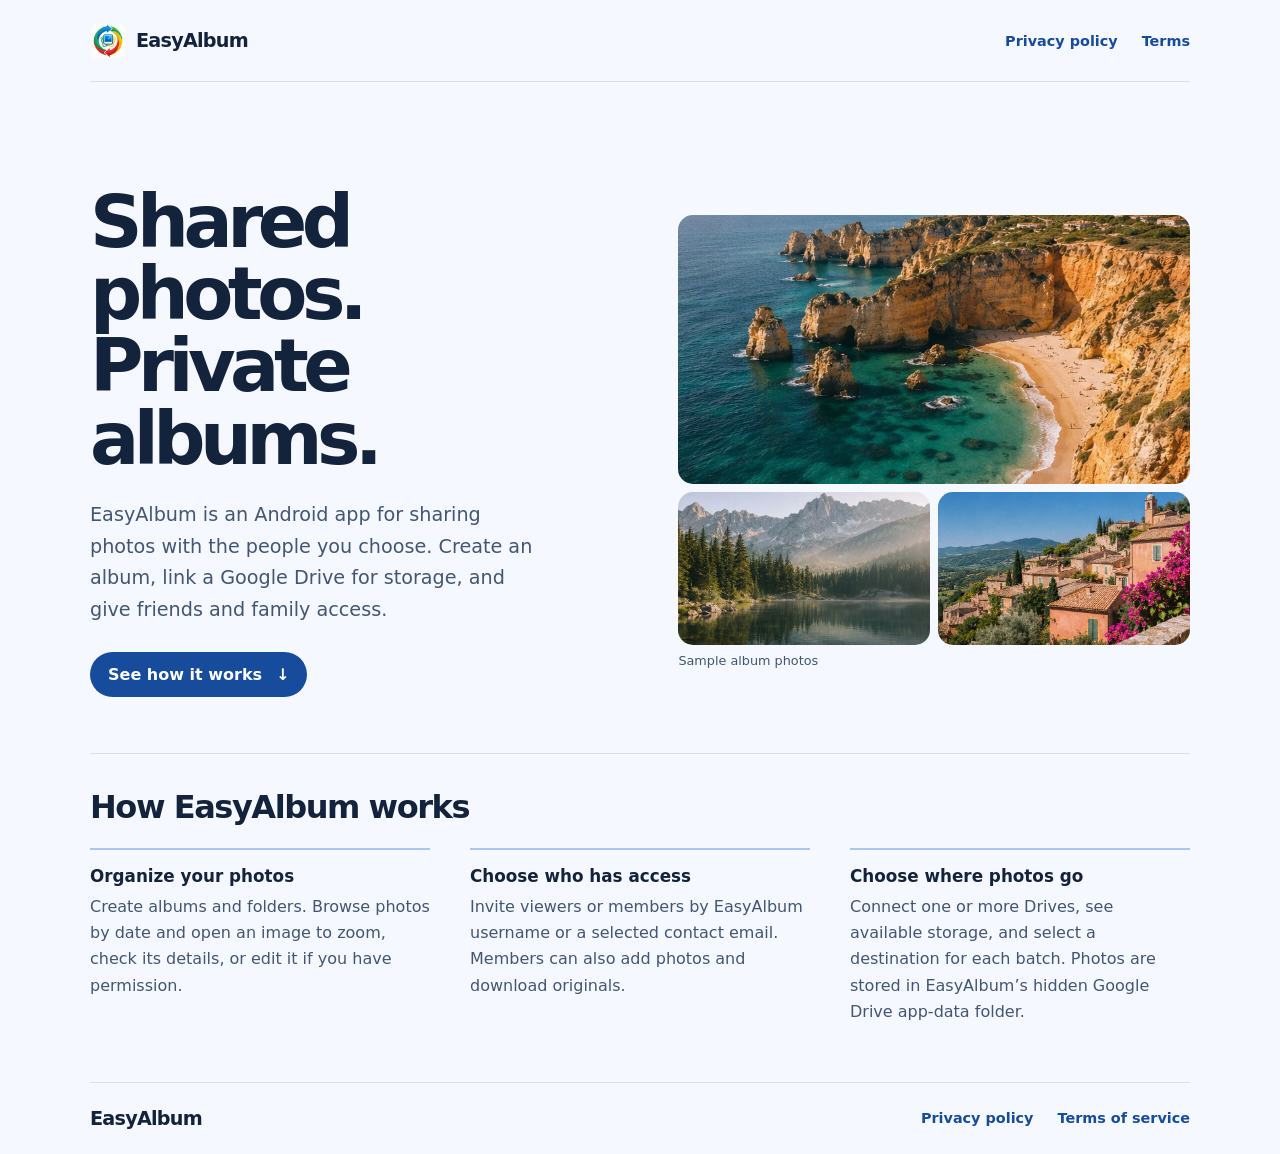
<file: index.html>
<!doctype html>
<html lang="en">
<head>
<meta charset="utf-8">
<meta name="viewport" content="width=device-width, initial-scale=1">
<meta name="description" content="EasyAlbum is an Android app for sharing photo albums with the people you choose and storing photos in linked Google Drives.">
<title>EasyAlbum | Shared photo albums for Android</title>
<link rel="icon" type="image/png" href="assets/logo.png">
<link rel="stylesheet" href="assets/site.css">
</head>
<body>
<header class="wrap mast">
  <a class="wordmark" href="./"><img class="mark" src="assets/logo.png" width="36" height="36" alt="">EasyAlbum</a>
  <nav aria-label="Main"><a href="privacy.html">Privacy policy</a><a href="terms.html">Terms</a></nav>
</header>
<main>
<section class="wrap hero">
  <div class="intro">
    <h1>Shared photos.<br>Private albums.</h1>
    <p>EasyAlbum is an Android app for sharing photos with the people you choose. Create an album, link a Google Drive for storage, and give friends and family access.</p>
    <a class="button" href="#how-it-works">See how it works <span aria-hidden="true">↓</span></a>
  </div>
  <figure class="gallery" aria-label="Sample photos from EasyAlbum">
    <img class="coast" src="assets/coast.jpg" alt="Rocky Portuguese coastline and blue Atlantic water" width="768" height="512">
    <img src="assets/lake.jpg" alt="An alpine lake below jagged mountains" width="768" height="512">
    <img src="assets/village.jpg" alt="Sunlit village with terracotta rooftops" width="768" height="512">
    <figcaption>Sample album photos</figcaption>
  </figure>
</section>
<section class="wrap features" id="how-it-works" aria-labelledby="how-title">
  <h2 id="how-title">How EasyAlbum works</h2>
  <div class="columns">
    <article><h3>Organize your photos</h3><p>Create albums and folders. Browse photos by date and open an image to zoom, check its details, or edit it if you have permission.</p></article>
    <article><h3>Choose who has access</h3><p>Invite viewers or members by EasyAlbum username or a selected contact email. Members can also add photos and download originals.</p></article>
    <article><h3>Choose where photos go</h3><p>Connect one or more Drives, see available storage, and select a destination for each batch. Photos are stored in EasyAlbum’s hidden Google Drive app-data folder.</p></article>
  </div>
</section>
</main>
<footer class="wrap foot"><a class="wordmark" href="./">EasyAlbum</a><nav aria-label="Footer"><a href="privacy.html">Privacy policy</a><a href="terms.html">Terms of service</a></nav></footer>
</body>
</html>
</file>
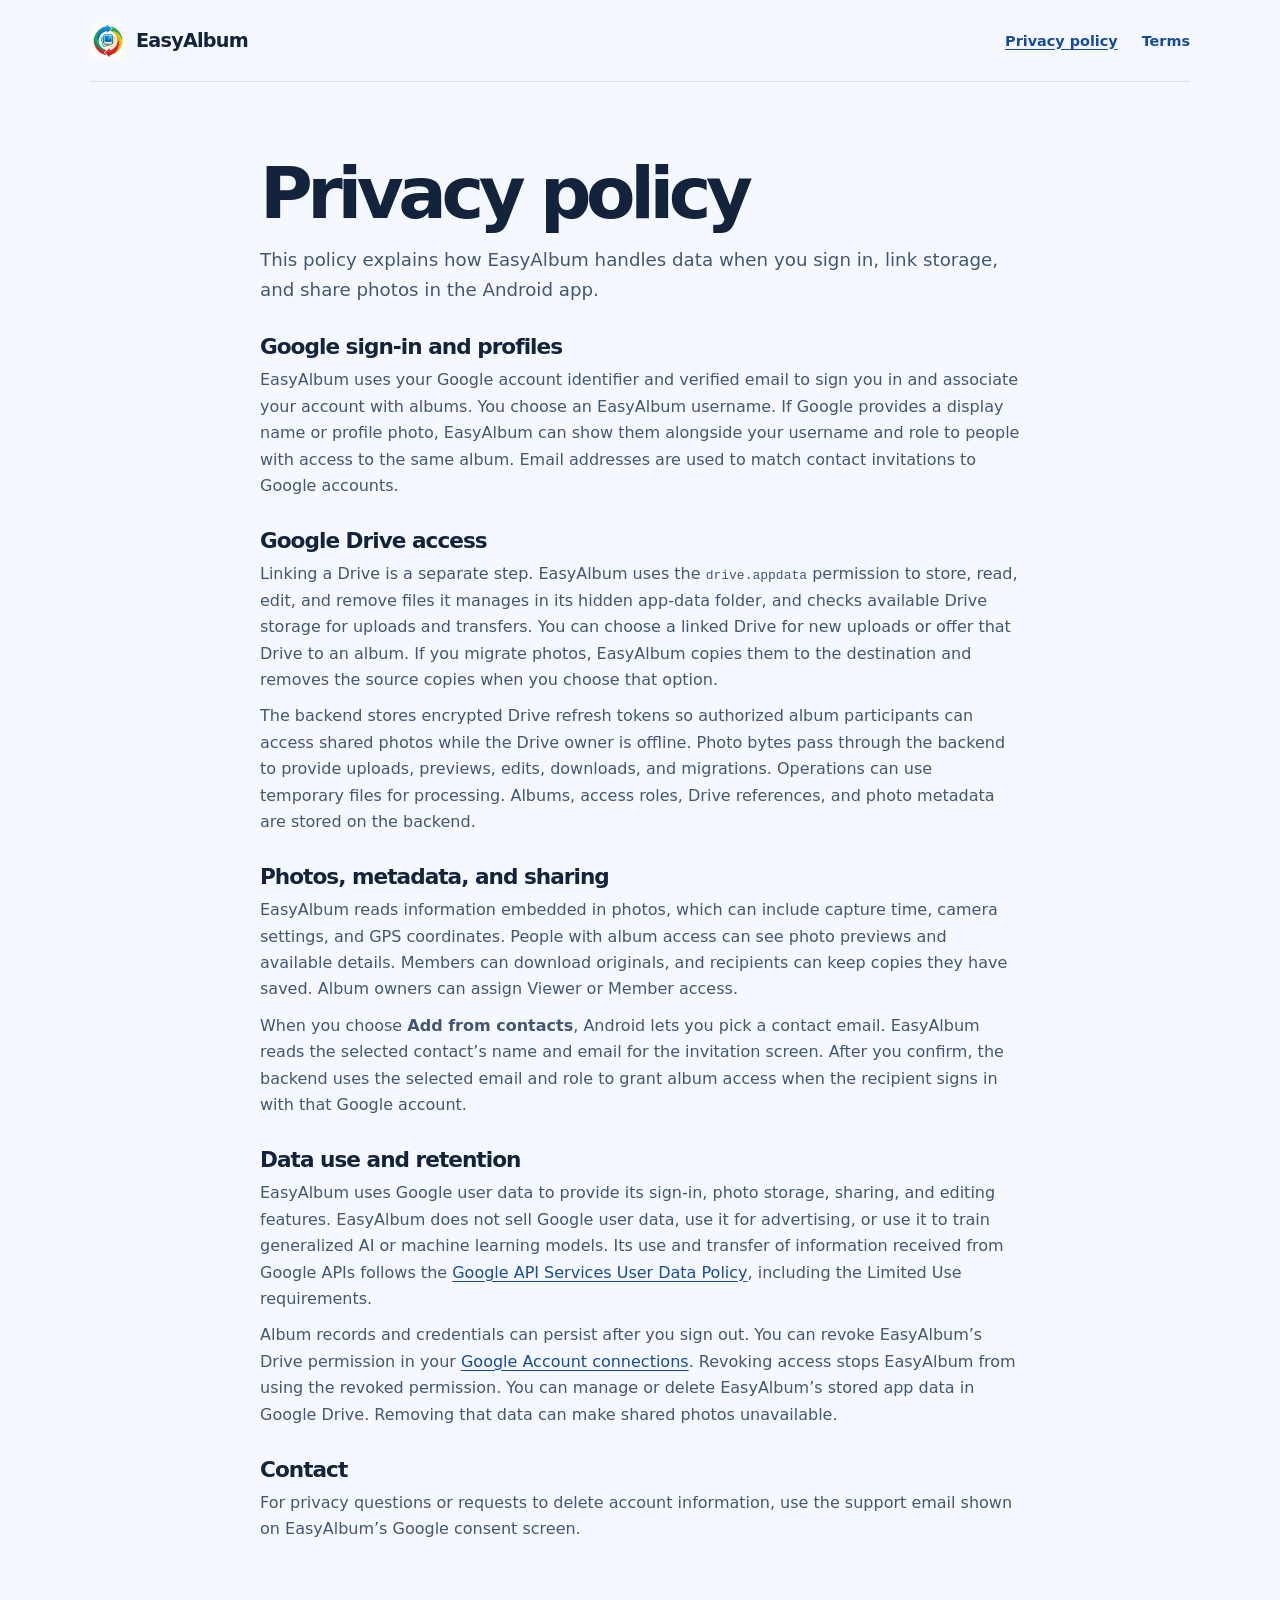
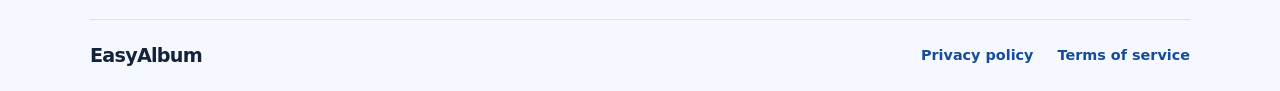
<file: privacy.html>
<!doctype html>
<html lang="en">
<head>
<meta charset="utf-8">
<meta name="viewport" content="width=device-width, initial-scale=1">
<meta name="description" content="How EasyAlbum uses Google account, Google Drive, contact, and album data.">
<title>Privacy policy | EasyAlbum</title>
<link rel="icon" type="image/png" href="assets/logo.png">
<link rel="stylesheet" href="assets/site.css">
</head>
<body>
<header class="wrap mast">
  <a class="wordmark" href="./"><img class="mark" src="assets/logo.png" width="36" height="36" alt="">EasyAlbum</a>
  <nav aria-label="Main"><a href="privacy.html" aria-current="page">Privacy policy</a><a href="terms.html">Terms</a></nav>
</header>
<main class="wrap legal">
  <h1>Privacy policy</h1>
  <p class="lead">This policy explains how EasyAlbum handles data when you sign in, link storage, and share photos in the Android app.</p>

  <h2>Google sign-in and profiles</h2>
  <p>EasyAlbum uses your Google account identifier and verified email to sign you in and associate your account with albums. You choose an EasyAlbum username. If Google provides a display name or profile photo, EasyAlbum can show them alongside your username and role to people with access to the same album. Email addresses are used to match contact invitations to Google accounts.</p>

  <h2>Google Drive access</h2>
  <p>Linking a Drive is a separate step. EasyAlbum uses the <code>drive.appdata</code> permission to store, read, edit, and remove files it manages in its hidden app-data folder, and checks available Drive storage for uploads and transfers. You can choose a linked Drive for new uploads or offer that Drive to an album. If you migrate photos, EasyAlbum copies them to the destination and removes the source copies when you choose that option.</p>
  <p>The backend stores encrypted Drive refresh tokens so authorized album participants can access shared photos while the Drive owner is offline. Photo bytes pass through the backend to provide uploads, previews, edits, downloads, and migrations. Operations can use temporary files for processing. Albums, access roles, Drive references, and photo metadata are stored on the backend.</p>

  <h2>Photos, metadata, and sharing</h2>
  <p>EasyAlbum reads information embedded in photos, which can include capture time, camera settings, and GPS coordinates. People with album access can see photo previews and available details. Members can download originals, and recipients can keep copies they have saved. Album owners can assign Viewer or Member access.</p>
  <p>When you choose <strong>Add from contacts</strong>, Android lets you pick a contact email. EasyAlbum reads the selected contact’s name and email for the invitation screen. After you confirm, the backend uses the selected email and role to grant album access when the recipient signs in with that Google account.</p>

  <h2>Data use and retention</h2>
  <p>EasyAlbum uses Google user data to provide its sign-in, photo storage, sharing, and editing features. EasyAlbum does not sell Google user data, use it for advertising, or use it to train generalized AI or machine learning models. Its use and transfer of information received from Google APIs follows the <a href="https://developers.google.com/terms/api-services-user-data-policy">Google API Services User Data Policy</a>, including the Limited Use requirements.</p>
  <p>Album records and credentials can persist after you sign out. You can revoke EasyAlbum’s Drive permission in your <a href="https://myaccount.google.com/connections">Google Account connections</a>. Revoking access stops EasyAlbum from using the revoked permission. You can manage or delete EasyAlbum’s stored app data in Google Drive. Removing that data can make shared photos unavailable.</p>

  <h2>Contact</h2>
  <p>For privacy questions or requests to delete account information, use the support email shown on EasyAlbum’s Google consent screen.</p>
</main>
<footer class="wrap foot"><a class="wordmark" href="./">EasyAlbum</a><nav aria-label="Footer"><a href="privacy.html">Privacy policy</a><a href="terms.html">Terms of service</a></nav></footer>
</body>
</html>
</file>
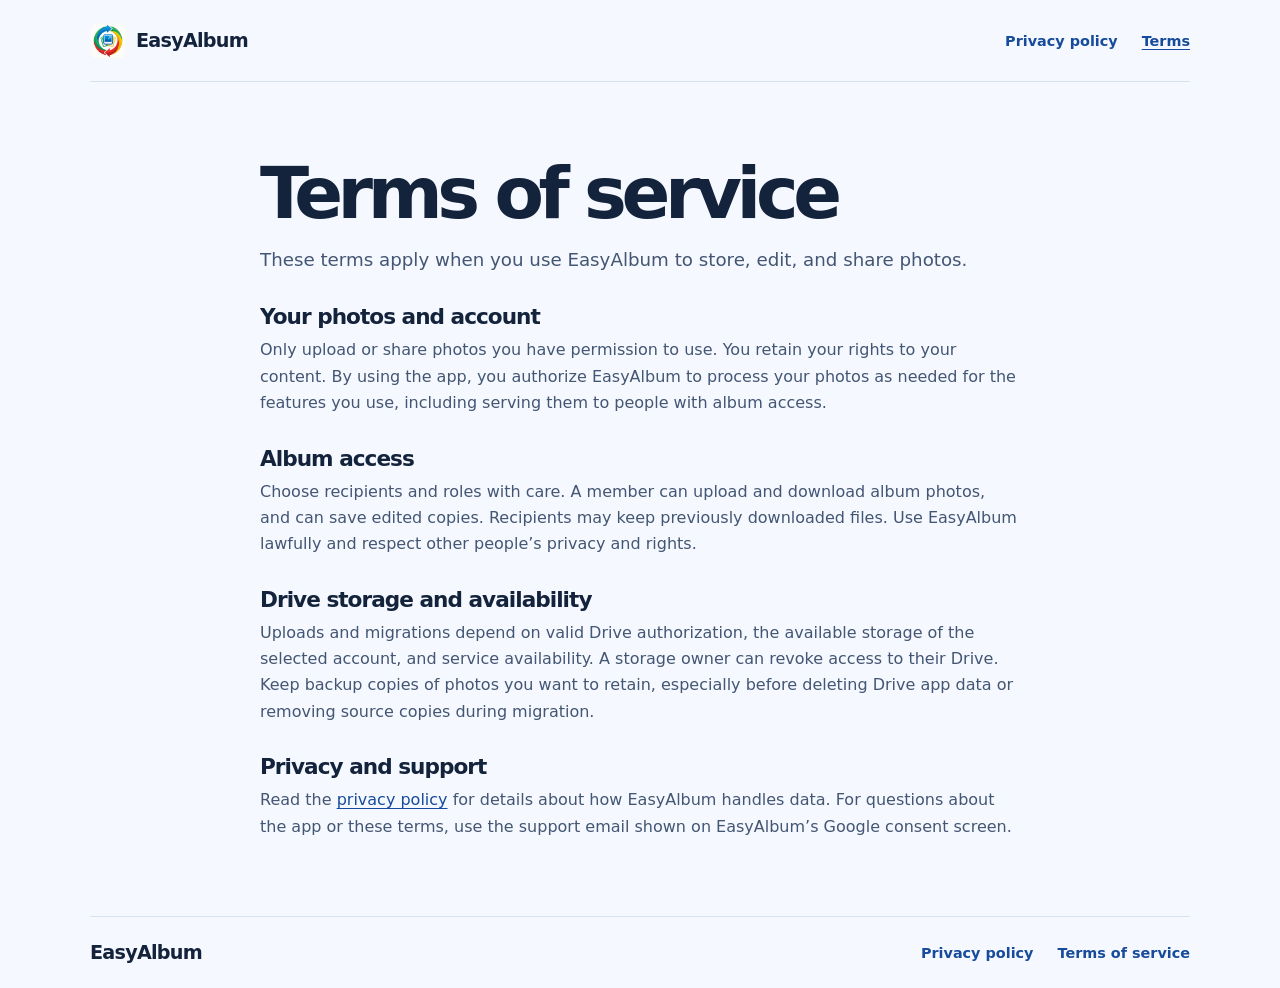
<file: terms.html>
<!doctype html>
<html lang="en">
<head>
<meta charset="utf-8">
<meta name="viewport" content="width=device-width, initial-scale=1">
<meta name="description" content="Terms for using the EasyAlbum Android app.">
<title>Terms of service | EasyAlbum</title>
<link rel="icon" type="image/png" href="assets/logo.png">
<link rel="stylesheet" href="assets/site.css">
</head>
<body>
<header class="wrap mast">
  <a class="wordmark" href="./"><img class="mark" src="assets/logo.png" width="36" height="36" alt="">EasyAlbum</a>
  <nav aria-label="Main"><a href="privacy.html">Privacy policy</a><a href="terms.html" aria-current="page">Terms</a></nav>
</header>
<main class="wrap legal">
  <h1>Terms of service</h1>
  <p class="lead">These terms apply when you use EasyAlbum to store, edit, and share photos.</p>
  <h2>Your photos and account</h2>
  <p>Only upload or share photos you have permission to use. You retain your rights to your content. By using the app, you authorize EasyAlbum to process your photos as needed for the features you use, including serving them to people with album access.</p>
  <h2>Album access</h2>
  <p>Choose recipients and roles with care. A member can upload and download album photos, and can save edited copies. Recipients may keep previously downloaded files. Use EasyAlbum lawfully and respect other people’s privacy and rights.</p>
  <h2>Drive storage and availability</h2>
  <p>Uploads and migrations depend on valid Drive authorization, the available storage of the selected account, and service availability. A storage owner can revoke access to their Drive. Keep backup copies of photos you want to retain, especially before deleting Drive app data or removing source copies during migration.</p>
  <h2>Privacy and support</h2>
  <p>Read the <a href="privacy.html">privacy policy</a> for details about how EasyAlbum handles data. For questions about the app or these terms, use the support email shown on EasyAlbum’s Google consent screen.</p>
</main>
<footer class="wrap foot"><a class="wordmark" href="./">EasyAlbum</a><nav aria-label="Footer"><a href="privacy.html">Privacy policy</a><a href="terms.html">Terms of service</a></nav></footer>
</body>
</html>
</file>
<file: assets/site.css>
:root {
  color-scheme: light;
  --ink: #14233c;
  --muted: #435673;
  --blue: #174b9b;
  --line: #d7e1f2;
  --surface: #f5f8fe;
  font-family: Inter, system-ui, sans-serif;
  color: var(--ink);
  background: var(--surface);
}
* { box-sizing: border-box; }
body { margin: 0; }
a { color: var(--blue); text-underline-offset: .2em; }
a:focus-visible { outline: 3px solid #407ee1; outline-offset: 5px; }
.wrap { inline-size: min(1100px, calc(100% - 64px)); margin-inline: auto; }
.mast, .foot { display: flex; align-items: center; justify-content: space-between; gap: 20px; }
.mast { min-height: 82px; border-bottom: 1px solid var(--line); }
nav { display: flex; align-items: center; flex-wrap: wrap; gap: 12px 24px; }
nav a { font-size: .9rem; text-decoration: none; font-weight: 600; }
nav a:hover, [aria-current] { text-decoration: underline; }
.wordmark { display: inline-flex; align-items: center; gap: 10px; color: var(--ink); font-weight: 750; letter-spacing: -.04em; text-decoration: none; font-size: 1.2rem; }
.mark { width: 36px; height: 36px; border-radius: 9px; display: block; flex: none; }
.hero { display: grid; grid-template-columns: 1fr 1fr; gap: clamp(32px, 6vw, 92px); align-items: center; padding-block: clamp(48px, 9vw, 104px) 56px; }
h1, h2, h3, p { margin: 0; }
h1 { font-size: clamp(2.75rem, 5.7vw, 5.25rem); font-weight: 780; line-height: .99; letter-spacing: -.075em; }
.intro p { color: var(--muted); font-size: clamp(1rem, 2vw, 1.2rem); line-height: 1.65; margin: 24px 0 26px; max-width: 37ch; }
.button { background: var(--blue); border-radius: 99px; display: inline-flex; gap: 14px; padding: 13px 18px; color: white; font-weight: 650; text-decoration: none; }
.button:hover { background: #103c81; }
.gallery { margin: 0; display: grid; grid-template-columns: 1fr 1fr; gap: 8px; min-width: 0; }
.gallery img { width: 100%; height: auto; aspect-ratio: 1.65; object-fit: cover; border-radius: 15px; display: block; background: #dae7fc; }
.gallery .coast { grid-column: 1 / -1; aspect-ratio: 1.9; }
.gallery figcaption { grid-column: 1 / -1; font-size: .8rem; color: var(--muted); }
.features { padding: 34px 0 56px; border-top: 1px solid var(--line); }
h2 { font-size: clamp(1.4rem, 3vw, 2rem); letter-spacing: -.045em; }
.columns { display: grid; grid-template-columns: repeat(3, 1fr); gap: clamp(16px, 4vw, 40px); margin-top: 22px; }
.columns article { border-top: 2px solid #a8c6f4; padding-top: 16px; }
.columns h3 { font-size: 1.05rem; margin-bottom: 8px; }
.columns p, .legal p { line-height: 1.65; color: var(--muted); overflow-wrap: anywhere; }
.foot { border-top: 1px solid var(--line); padding-block: 24px; }
.legal { max-width: 760px; padding-block: clamp(40px, 8vw, 76px); }
.legal h1 { font-size: clamp(2.5rem, 6vw, 4.5rem); }
.legal .lead { font-size: 1.14rem; margin-top: 16px; }
.legal h2 { margin: 29px 0 8px; font-size: 1.35rem; }
.legal p + p { margin-top: 10px; }
@media (max-width: 700px) {
  .wrap { inline-size: calc(100% - 36px); }
  .mast, .foot { gap: 10px; flex-wrap: wrap; }
  .mast { padding-block: 14px; min-height: auto; }
  nav { gap: 8px 14px; }
  .hero, .columns { grid-template-columns: 1fr; }
  .hero { gap: 28px; padding-block: 48px 40px; }
  .features { padding: 25px 0 35px; }
}
</file>
